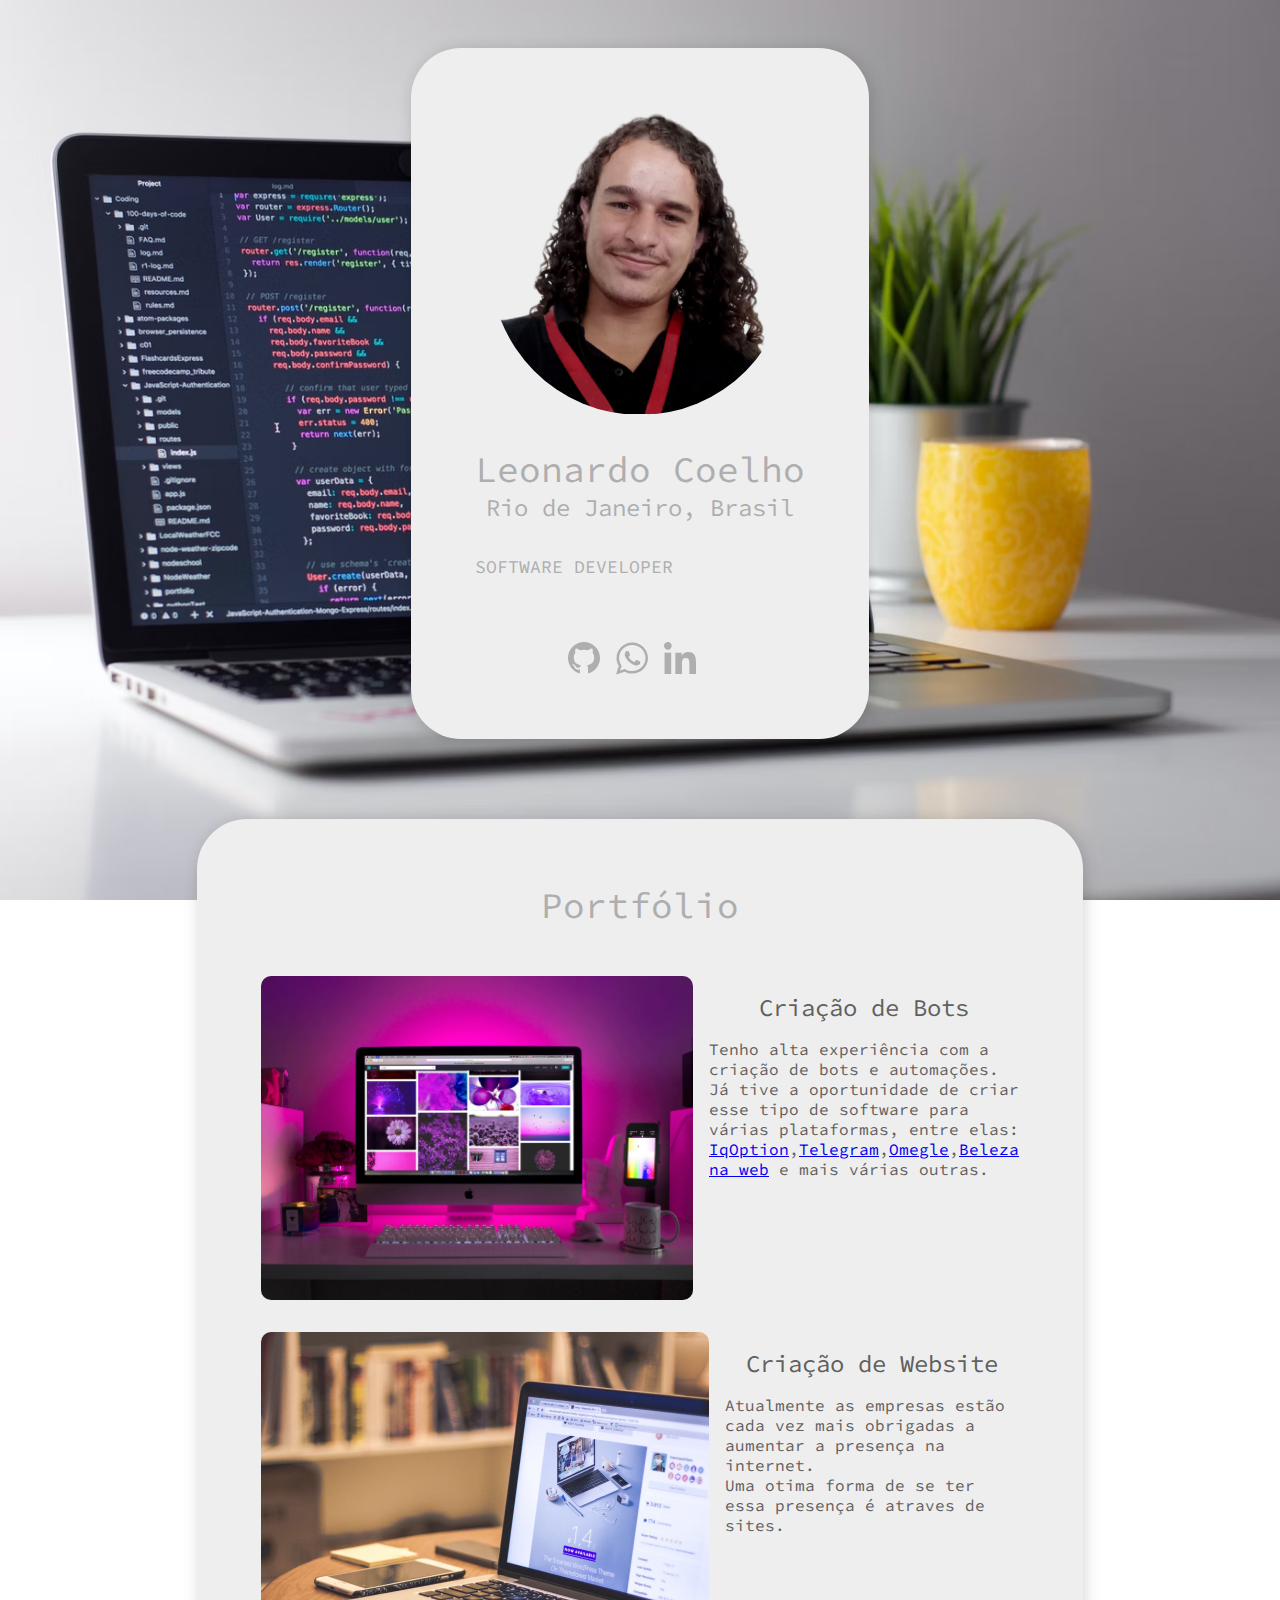
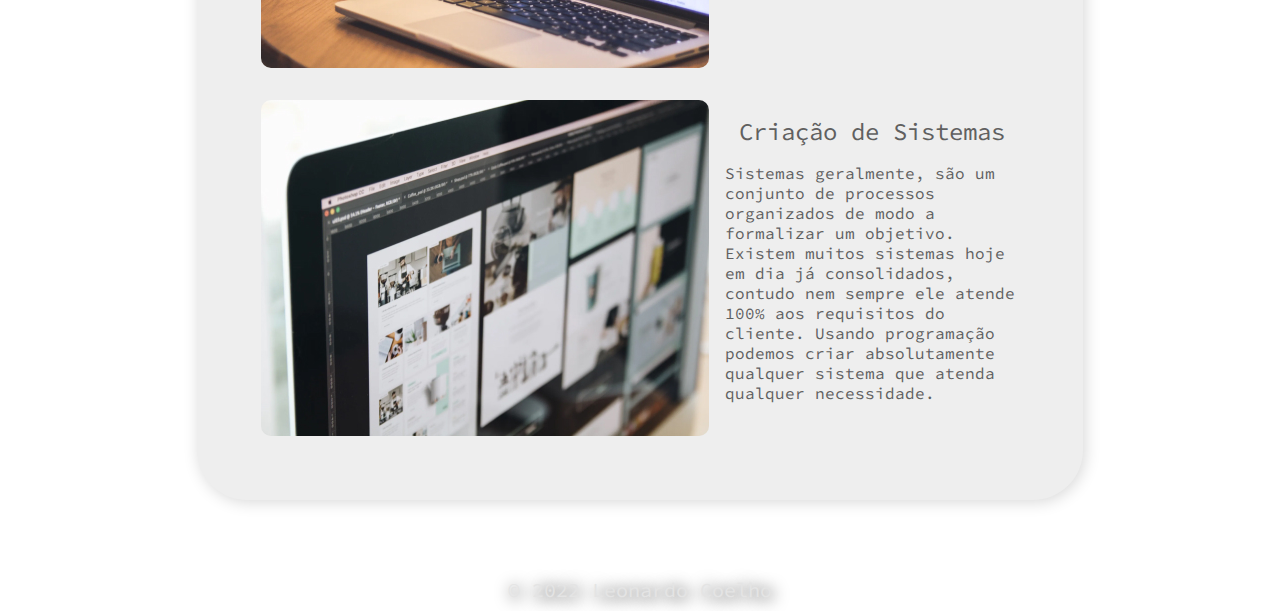
<file: index.html>
<!DOCTYPE html>
<html lang="pt-br">

<head>
    <meta charset="UTF-8" />
    <meta name="viewport" content="width=device-width, initial-scale=1.0" />
    <title>Leonardo Coelho - Portfólio</title>
    <link href="https://fonts.googleapis.com/css2?family=Source+Code+Pro&display=swap" rel="stylesheet" />
    <link rel="stylesheet" href="assets/css/style.css" />
    <script defer src="assets/js/index.js"></script>
</head>

<body>
    <main>
        <div class="profile box">
            <img class="profile-pic" src="assets/img/profile.png" alt="Profile" />
            <h1 class="title">Leonardo Coelho</h1>
            <span>Rio de Janeiro, Brasil</span>
            <p>SOFTWARE DEVELOPER</p>

            <ul class="redes-sociais">
                <li>
                    <a href="https://github.com/CoelhoBranco" target="_blank"><img src="assets/img/github.svg"
                            alt="github" /></a>
                </li>
                <li>
                    <a href="https://wa.me/5521979641450" target="_blank"><img src="assets/img/whatsapp.svg"
                            alt="WhatsApp" /></a>
                </li>
                <li>
                    <a href="https://www.linkedin.com/in/leonardo-coelho-6890b1199/" target="_blank"><img
                            src="assets/img/linkedin.svg" alt="LinkedIn" /></a>
                </li>
            </ul>
        </div>

        <div class="portfolio box">
            <h1 class="title">Portfólio</h1>

            <ul id="list"></ul>

        </div>
    </main>
    
    <footer class="copyright">
        © 2022 Leonardo Coelho
    </footer>
</body>

</html>
</file>
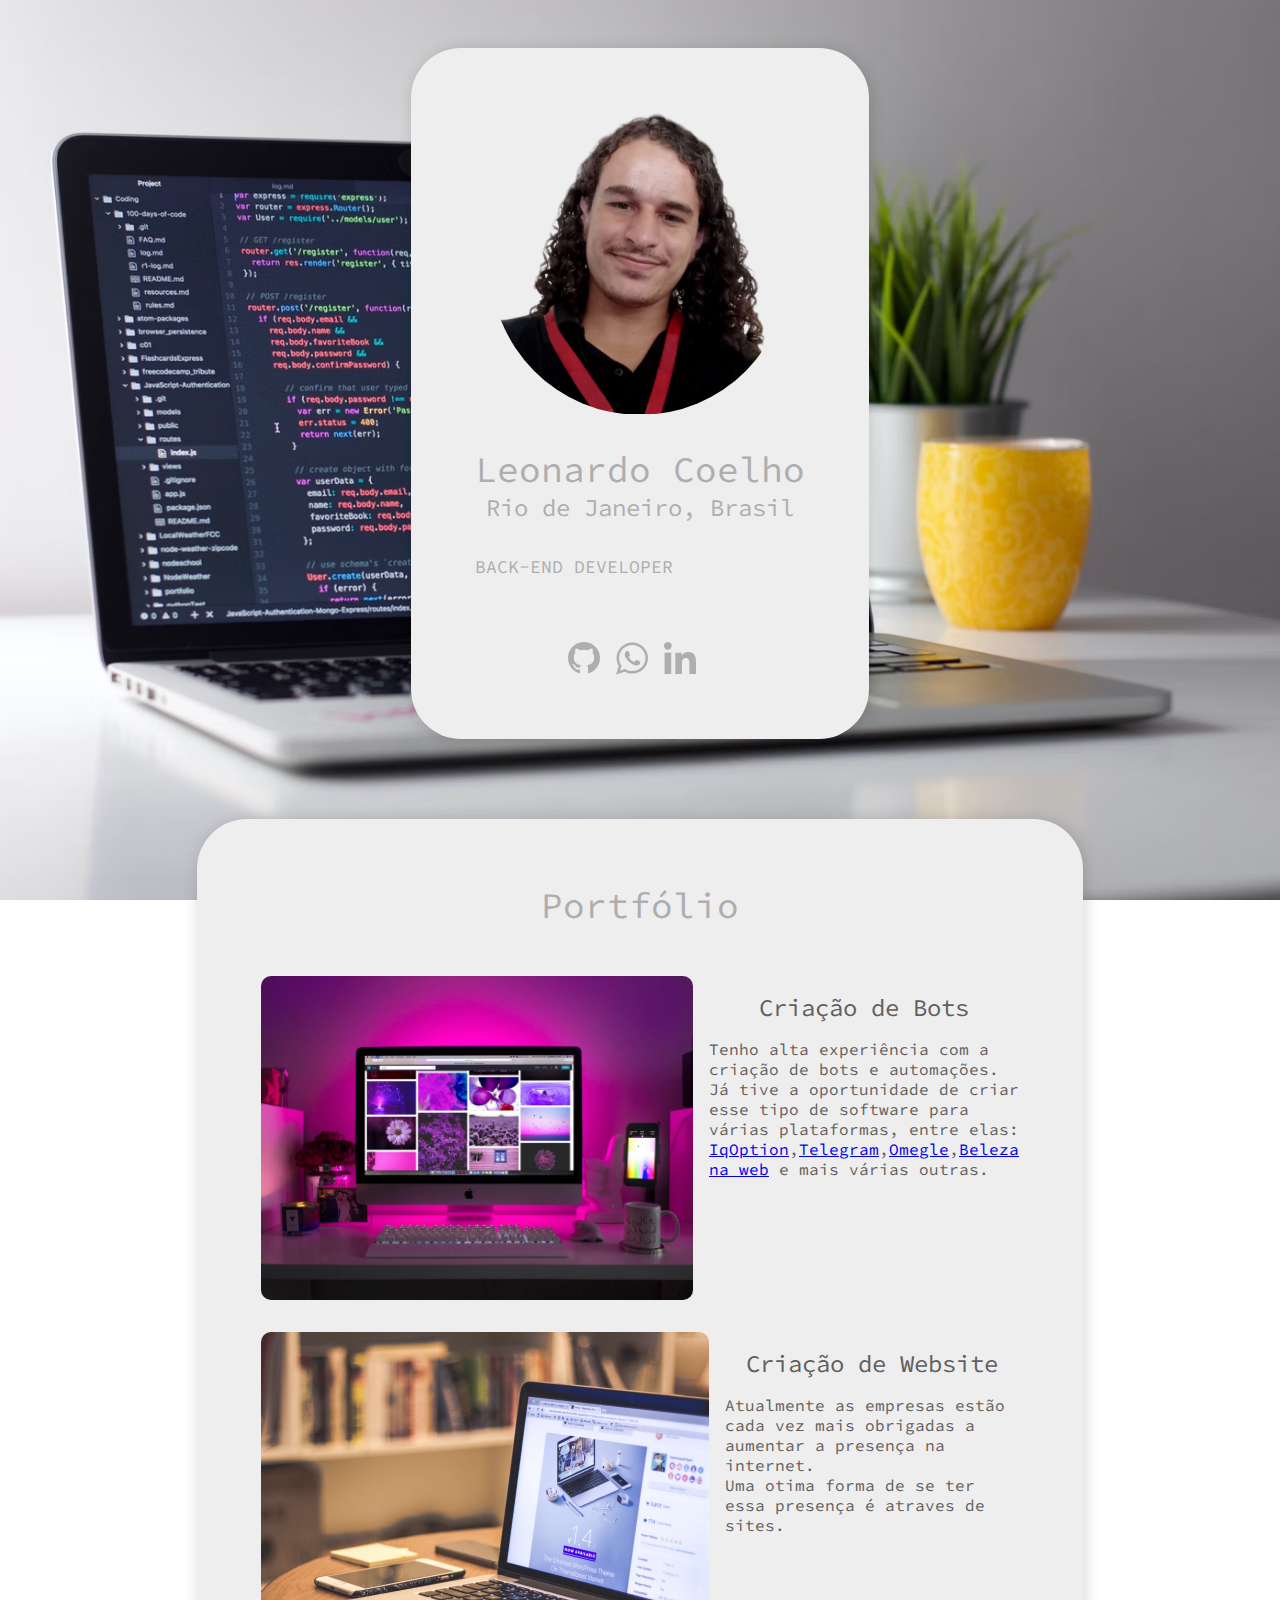
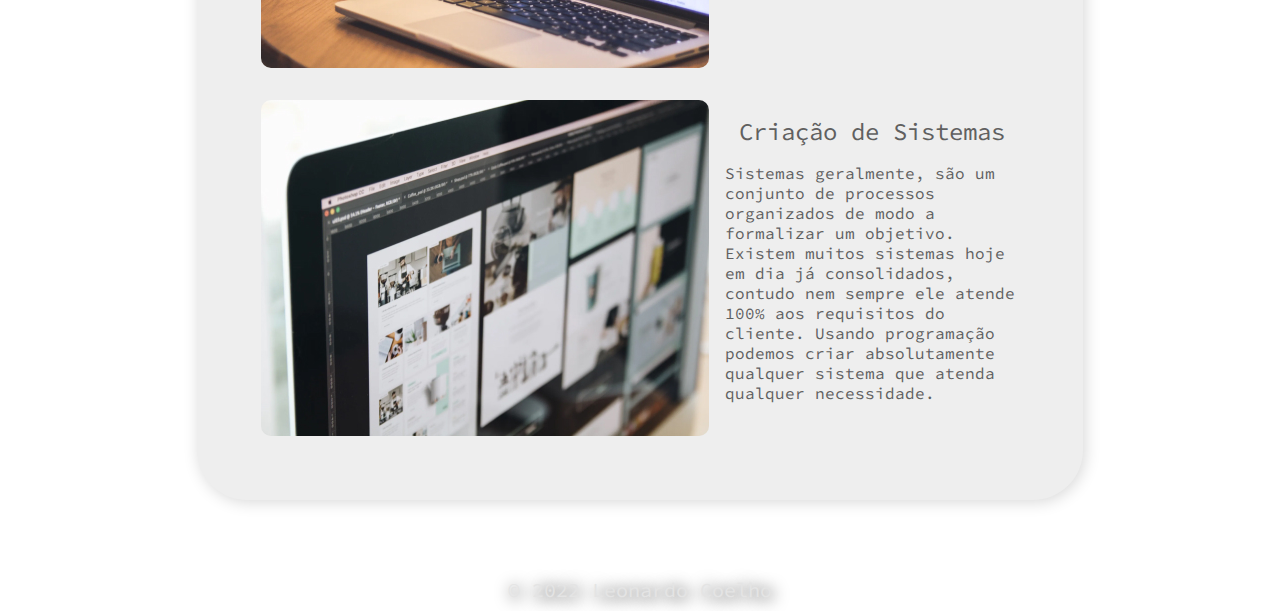
<file: index2.html>
<!DOCTYPE html>
<html lang="pt-br">

<head>
    <meta charset="UTF-8" />
    <meta name="viewport" content="width=device-width, initial-scale=1.0" />
    <title>Leonardo Coelho - Portfólio</title>
    <link href="https://fonts.googleapis.com/css2?family=Source+Code+Pro&display=swap" rel="stylesheet" />
    <link rel="stylesheet" href="assets/css/style.css" />
    <script defer src="assets/js/index.js"></script>
</head>

<body>
    <main>
        <div class="profile box">
            <img class="profile-pic" src="assets/img/profile.png" alt="Profile" />
            <h1 class="title">Leonardo Coelho</h1>
            <span>Rio de Janeiro, Brasil</span>
            <p>BACK-END DEVELOPER</p>

            <ul class="redes-sociais">
                <li>
                    <a href="https://github.com/CoelhoBranco" target="_blank"><img src="assets/img/github.svg"
                            alt="github" /></a>
                </li>
                <li>
                    <a href="https://wa.me/5521979641450" target="_blank"><img src="assets/img/whatsapp.svg"
                            alt="WhatsApp" /></a>
                </li>
                <li>
                    <a href="https://www.linkedin.com/in/leonardo-coelho-6890b1199/" target="_blank"><img
                            src="assets/img/linkedin.svg" alt="LinkedIn" /></a>
                </li>
            </ul>
        </div>

        <div class="portfolio box">
            <h1 class="title">Portfólio</h1>

            <ul id='list'>

            
            </ul>
        </div>
    </main>
    <footer class="copyright">
        © 2022 Leonardo Coelho
        </fotter>
    
    
    </body>

</html>
</file>
<file: assets/css/style.css>
* {
  margin: 0;
  padding: 0;
}
body{
    width: 100%
}

img {
  display: block;
  max-width: 100%;
}

p {
    text-align: center; 
}

li {
  list-style: none;
}

body {
  font-family: "Source Code Pro", monospace;
  background: url("../img/bg2.avif") no-repeat top center;
  background-attachment: fixed;
  background-size: cover;
  display: grid;
  align-items: center;
  justify-items: center;
  height: 100vh;
  color: #aeaeae;
}
main {
  font-family: "Source Code Pro", monospace;
  /*background: url("../img/bg2.avif") no-repeat top center;
  /*background-attachment: fixed;*/
  /*background-size: cover;*/
  /*display: grid;*/
  align-items: center;
  justify-items: center;
  /*height: 100vh;
  /*color: #aeaeae;*/
}

.title {
  font-size: 36px;
  font-weight: normal;
}

.box {
  background: #eee;
  padding: 1rem;

  box-shadow: 2px 2px 16px rgba(0, 0, 0, 0.16);
  border-radius: 50px;
  text-align: center;
  margin: 2rem 1rem;
}

.profile-pic {
  border-radius: 100%;
  margin: 0 auto 2rem auto;
}

.profile span {
  font-size: 24px;
}

.profile p {
  font-size: 18px;
  margin-top: 2rem;
  margin-bottom: 4rem;
}

.redes-sociais {
  display: flex;
  justify-content: center;
}

.redes-sociais li {
  margin-right: 1rem;
}

.portfolio {
  max-width: 886px;
  box-sizing: border-box;
}

.portfolio ul {
  margin-top: 3rem;
}

.portfolio li {
  
  grid-template-columns: auto 1fr;
  text-align: left;
  gap: 1rem;
  color: #606060;
}

.portfolio li + li {
  margin-top: 2rem;
}

.portfolio img {
  border-radius: 3rem;
}

.portfolio h2 {
  font-weight: normal;
  margin-bottom: 1rem;
  margin-top: 1rem;
  text-align: center;
}

.copyright {
  font-size: 20px;
  color: rgb(228, 228, 228);
  text-shadow: 2px 2px 16px black;
  padding-bottom: 1vh;
}


















@media (min-width: 800px) and (orientation: landscape)

{
* {
    margin: 0;
    padding: 0;
  }
  
  img {
    display: block;
    max-width: 100%;
  }
  
  li {
    list-style: none;
  }
  
  p{
      text-align: left;
  }

  body {
    font-family: "Source Code Pro", monospace;
    background: url("../img/bg2.avif") no-repeat top center;
    background-attachment: fixed;
    background-size: cover;
    display: grid;
    align-items: center;
    justify-items: center;
    height: 100vh;
    color: #aeaeae;
  }
  main {
    font-family: "Source Code Pro", monospace;
    /*background: url("../img/bg2.avif") no-repeat top center;
    /*background-attachment: fixed;*/
    /*background-size: cover;*/
    display: grid;
    align-items: center;
    justify-items: center;
    /*height: 100vh;
    /*color: #aeaeae;*/
  }
  
  .title {
    font-size: 36px;
    font-weight: normal;
  }
  
  .box {
    background: #eee;
    padding: 4rem;
    box-shadow: 2px 2px 16px rgba(0, 0, 0, 0.16);
    border-radius: 50px;
    text-align: center;
    margin-top: 3rem;
  }
  
  .profile-pic {
    border-radius: 100%;
    margin: 0 auto 2rem auto;
  }
  
  .profile span {
    font-size: 24px;
  }
  
  .profile p {
    font-size: 18px;
    margin-top: 2rem;
    margin-bottom: 4rem;
  }
  
  .redes-sociais {
    display: flex;
    justify-content: center;
  }
  
  .redes-sociais li {
    margin-right: 1rem;
  }
  
  .portfolio {
    max-width: 886px;
    box-sizing: border-box;
  }
  
  .portfolio ul {
    margin-top: 3rem;
  }
  
  .portfolio li {
    display: grid;
    grid-template-columns: auto 1fr;
    text-align: left;
    gap: 1rem;
    color: #606060;
  }
  
  .portfolio li + li {
    margin-top: 2rem;
  }
  
  .portfolio img {
    border-radius: 10px;
  }
  
  .portfolio h2 {
    font-weight: normal;
    margin-bottom: 1rem;
  }
  
  .copyright {
    font-size: 20px;
    color: rgb(228, 228, 228);
    text-shadow: 2px 2px 16px black;
    margin: 5vh 0vh;
  }
}
</file>
